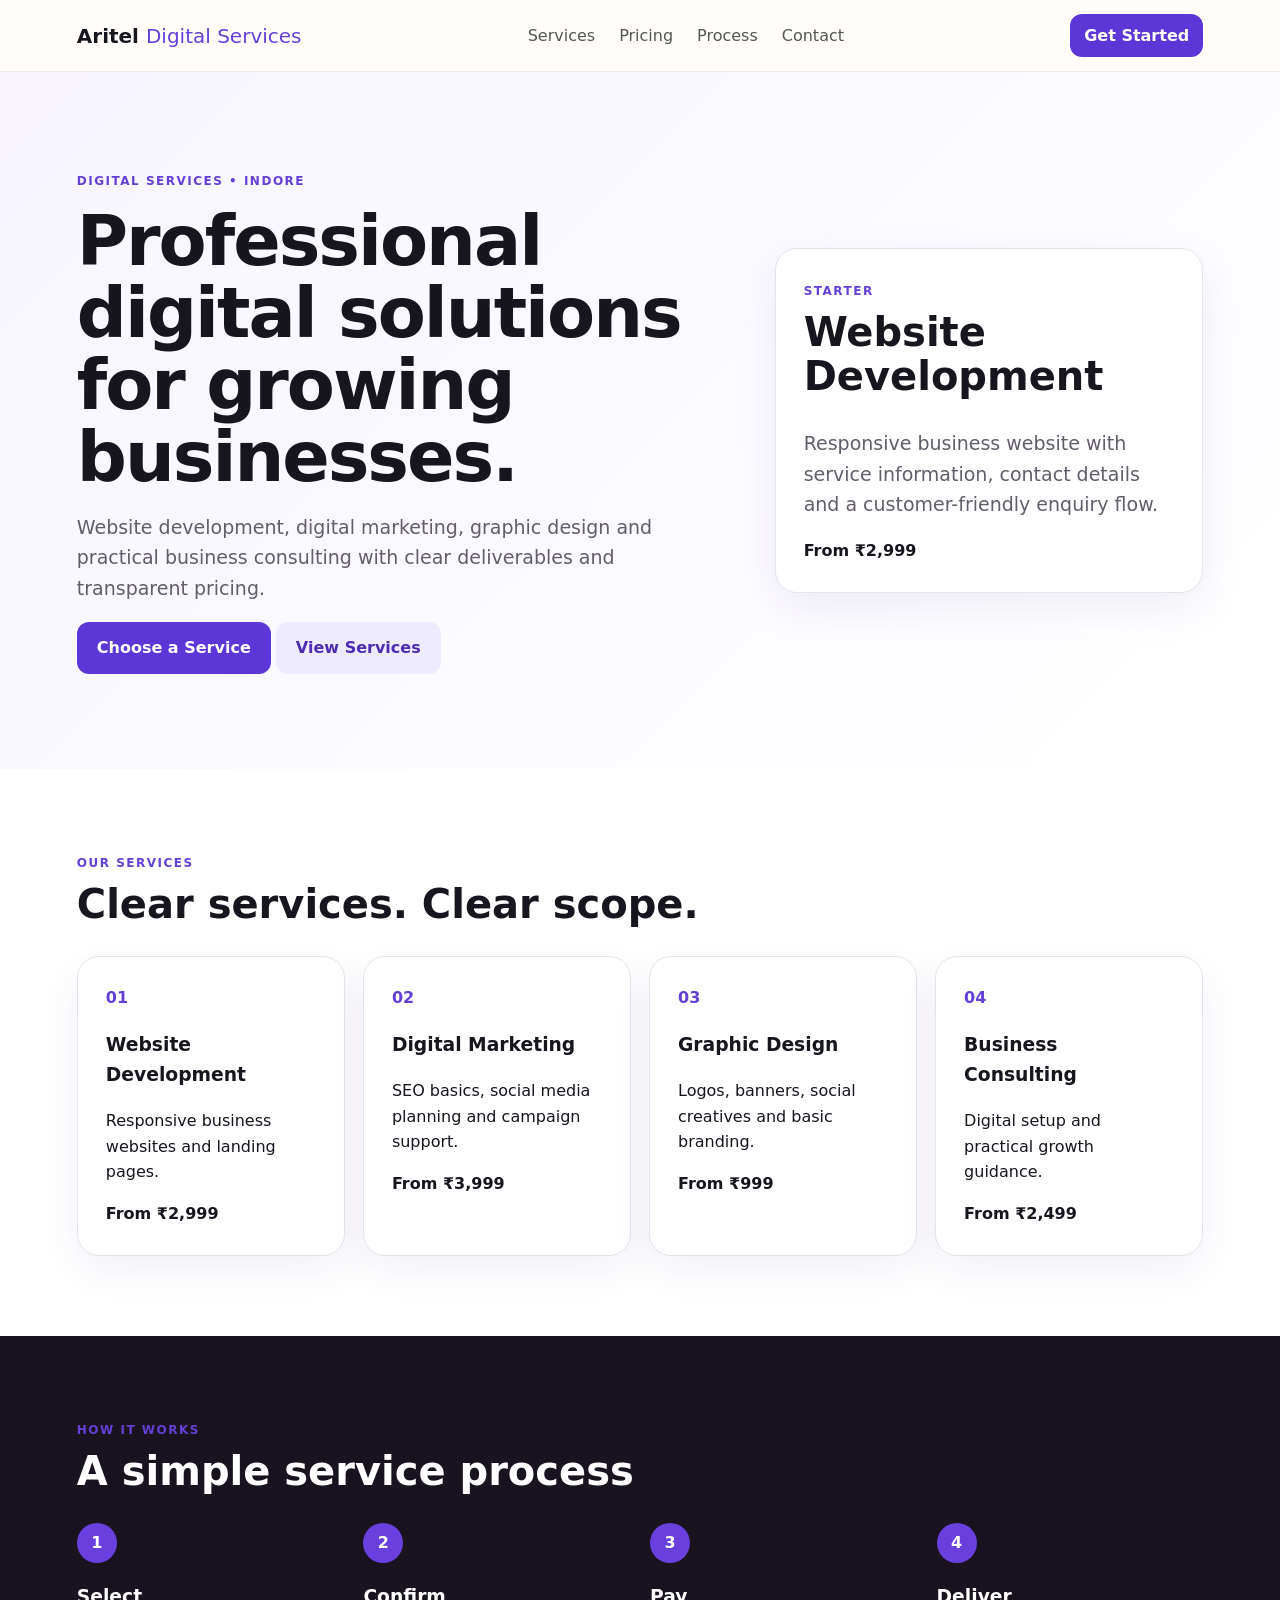
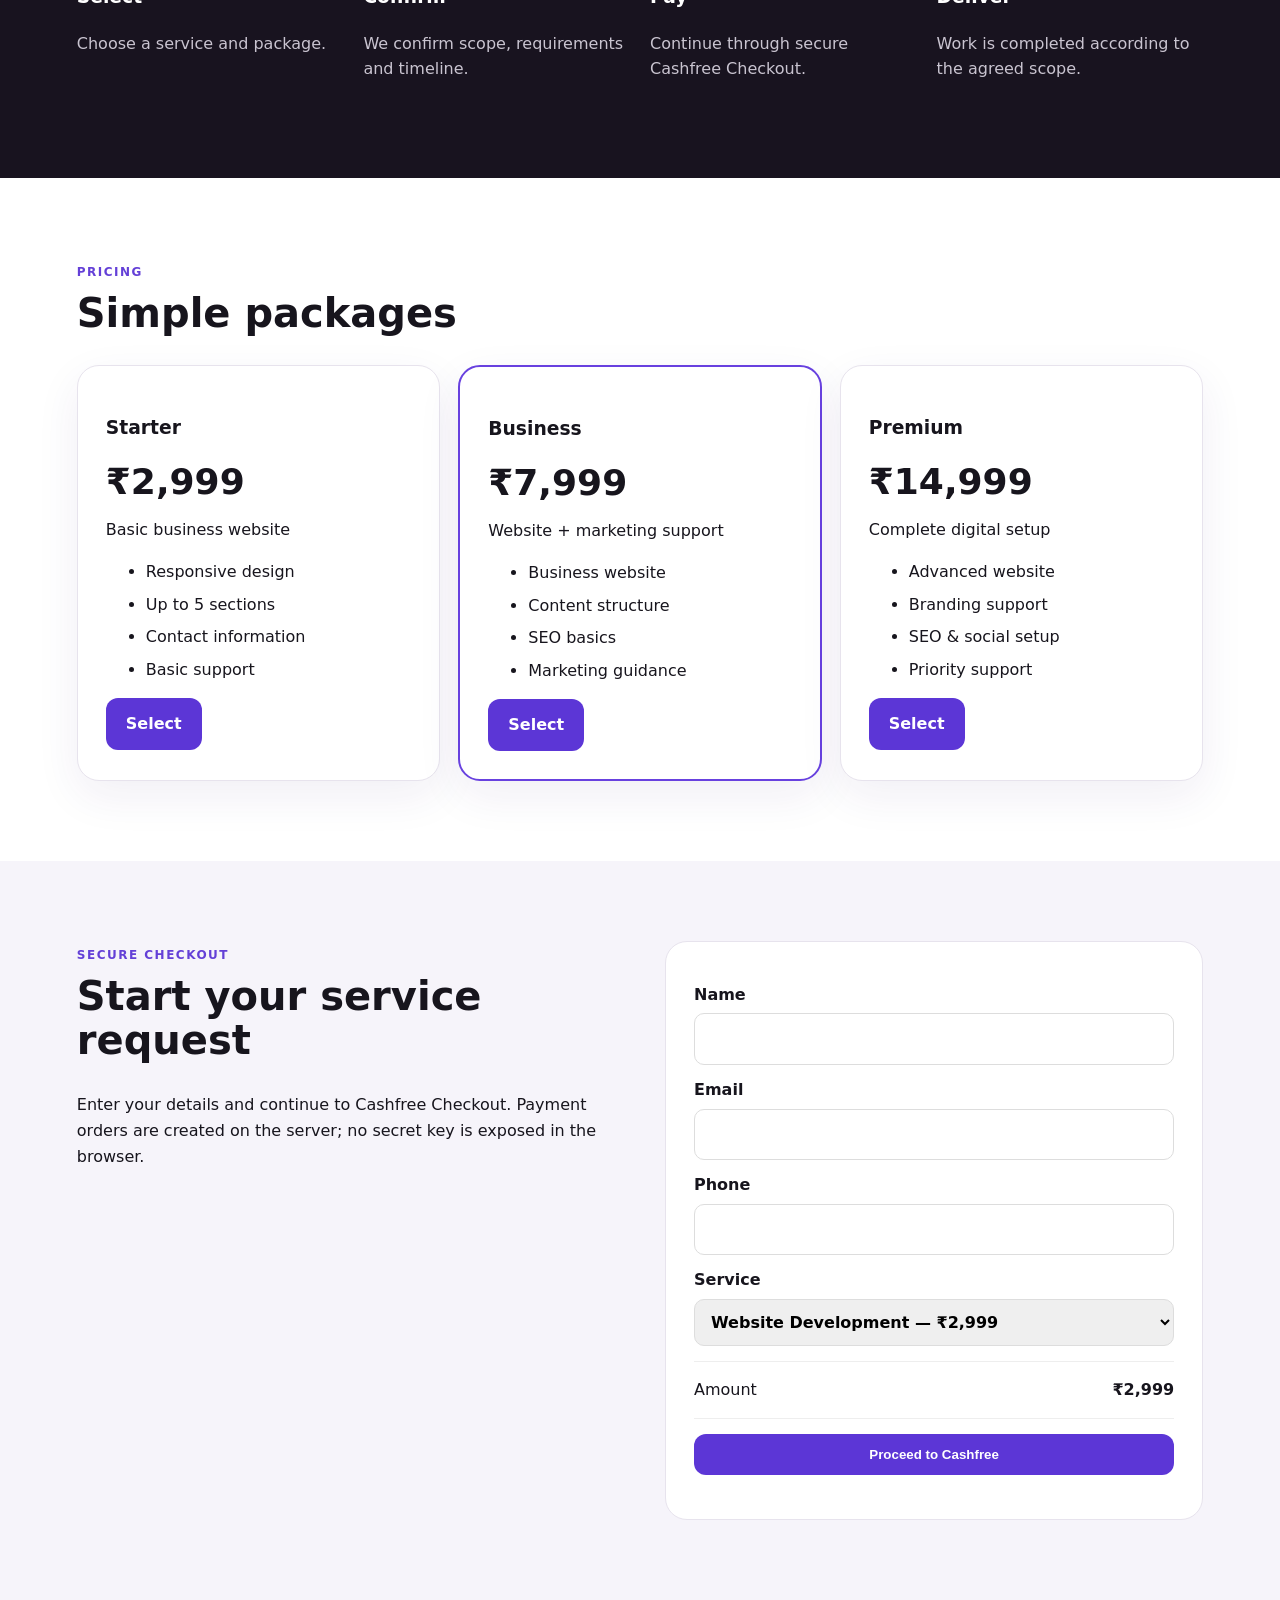
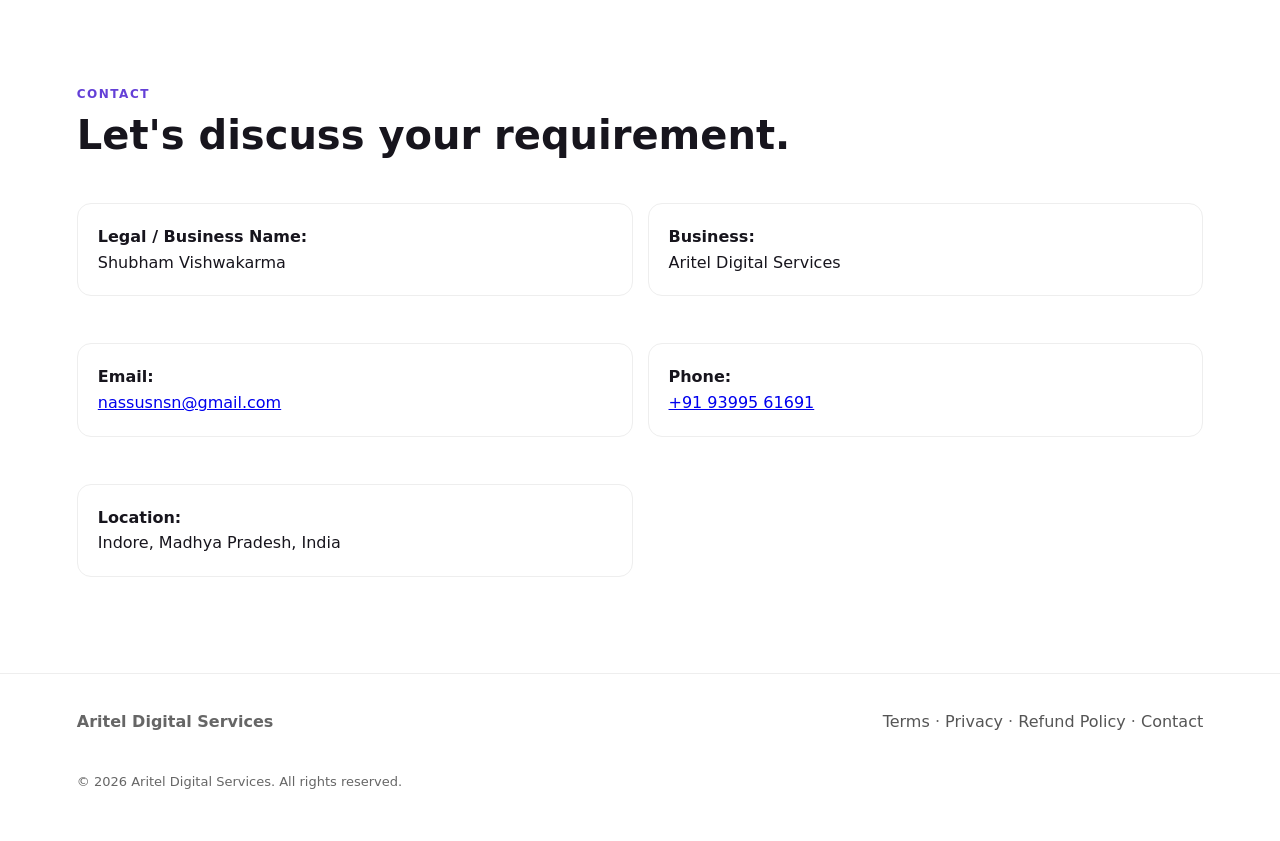
<file: index.html>
<!doctype html><html lang="en"><head>
<meta charset="utf-8"><meta name="viewport" content="width=device-width,initial-scale=1">
<title>Aritel Digital Services | Digital Solutions</title>
<meta name="description" content="Website development, digital marketing, graphic design and business consulting.">
<link rel="stylesheet" href="/styles.css"></head><body>
<header><a class="logo" href="/">Aritel <span>Digital Services</span></a>
<nav><a href="#services">Services</a><a href="#pricing">Pricing</a><a href="#process">Process</a><a href="#contact">Contact</a></nav>
<a class="btn small" href="#checkout">Get Started</a></header>
<main>
<section class="hero"><div><small>DIGITAL SERVICES • INDORE</small><h1>Professional digital solutions for growing businesses.</h1>
<p>Website development, digital marketing, graphic design and practical business consulting with clear deliverables and transparent pricing.</p>
<a class="btn" href="#checkout">Choose a Service</a> <a class="btn light" href="#services">View Services</a></div>
<div class="heroBox"><b>STARTER</b><h2>Website Development</h2><p>Responsive business website with service information, contact details and a customer-friendly enquiry flow.</p><strong>From ₹2,999</strong></div></section>
<section id="services"><small>OUR SERVICES</small><h2>Clear services. Clear scope.</h2><div class="grid">
<article><b>01</b><h3>Website Development</h3><p>Responsive business websites and landing pages.</p><strong>From ₹2,999</strong></article>
<article><b>02</b><h3>Digital Marketing</h3><p>SEO basics, social media planning and campaign support.</p><strong>From ₹3,999</strong></article>
<article><b>03</b><h3>Graphic Design</h3><p>Logos, banners, social creatives and basic branding.</p><strong>From ₹999</strong></article>
<article><b>04</b><h3>Business Consulting</h3><p>Digital setup and practical growth guidance.</p><strong>From ₹2,499</strong></article></div></section>
<section id="process" class="dark"><small>HOW IT WORKS</small><h2>A simple service process</h2><div class="steps">
<div><b>1</b><h3>Select</h3><p>Choose a service and package.</p></div><div><b>2</b><h3>Confirm</h3><p>We confirm scope, requirements and timeline.</p></div><div><b>3</b><h3>Pay</h3><p>Continue through secure Cashfree Checkout.</p></div><div><b>4</b><h3>Deliver</h3><p>Work is completed according to the agreed scope.</p></div></div></section>
<section id="pricing"><small>PRICING</small><h2>Simple packages</h2><div class="grid prices">
<article><h3>Starter</h3><h2>₹2,999</h2><p>Basic business website</p><ul><li>Responsive design</li><li>Up to 5 sections</li><li>Contact information</li><li>Basic support</li></ul><a class="btn" href="#checkout" data-service="Website Development">Select</a></article>
<article class="featured"><h3>Business</h3><h2>₹7,999</h2><p>Website + marketing support</p><ul><li>Business website</li><li>Content structure</li><li>SEO basics</li><li>Marketing guidance</li></ul><a class="btn" href="#checkout" data-service="Business Package">Select</a></article>
<article><h3>Premium</h3><h2>₹14,999</h2><p>Complete digital setup</p><ul><li>Advanced website</li><li>Branding support</li><li>SEO & social setup</li><li>Priority support</li></ul><a class="btn" href="#checkout" data-service="Premium Package">Select</a></article></div></section>
<section id="checkout" class="checkout"><div><small>SECURE CHECKOUT</small><h2>Start your service request</h2><p>Enter your details and continue to Cashfree Checkout. Payment orders are created on the server; no secret key is exposed in the browser.</p></div>
<form id="payForm"><label>Name<input id="name" required></label><label>Email<input id="email" type="email" required></label><label>Phone<input id="phone" inputmode="tel" pattern="[0-9]{10}" required></label>
<label>Service<select id="service"><option value="Website Development" data-amount="2999">Website Development — ₹2,999</option><option value="Digital Marketing" data-amount="3999">Digital Marketing — ₹3,999</option><option value="Graphic Design" data-amount="999">Graphic Design — ₹999</option><option value="Business Consulting" data-amount="2499">Business Consulting — ₹2,499</option><option value="Business Package" data-amount="7999">Business Package — ₹7,999</option><option value="Premium Package" data-amount="14999">Premium Package — ₹14,999</option></select></label>
<div class="total">Amount <b id="amount">₹2,999</b></div><button class="btn full">Proceed to Cashfree</button><p id="msg"></p></form></section>
<section id="contact"><small>CONTACT</small><h2>Let's discuss your requirement.</h2><div class="contact"><p><b>Legal / Business Name:</b><br>Shubham Vishwakarma</p><p><b>Business:</b><br>Aritel Digital Services</p><p><b>Email:</b><br><a href="mailto:nassusnsn@gmail.com">nassusnsn@gmail.com</a></p><p><b>Phone:</b><br><a href="tel:+919399561691">+91 93995 61691</a></p><p><b>Location:</b><br>Indore, Madhya Pradesh, India</p></div></section>
</main><footer><b>Aritel Digital Services</b><div><a href="/terms.html">Terms</a> · <a href="/privacy.html">Privacy</a> · <a href="/refund.html">Refund Policy</a> · <a href="/contact.html">Contact</a></div><p>© 2026 Aritel Digital Services. All rights reserved.</p></footer>
<script src="https://sdk.cashfree.com/js/v3/cashfree.js"></script><script src="/app.js"></script></body></html>
</file>
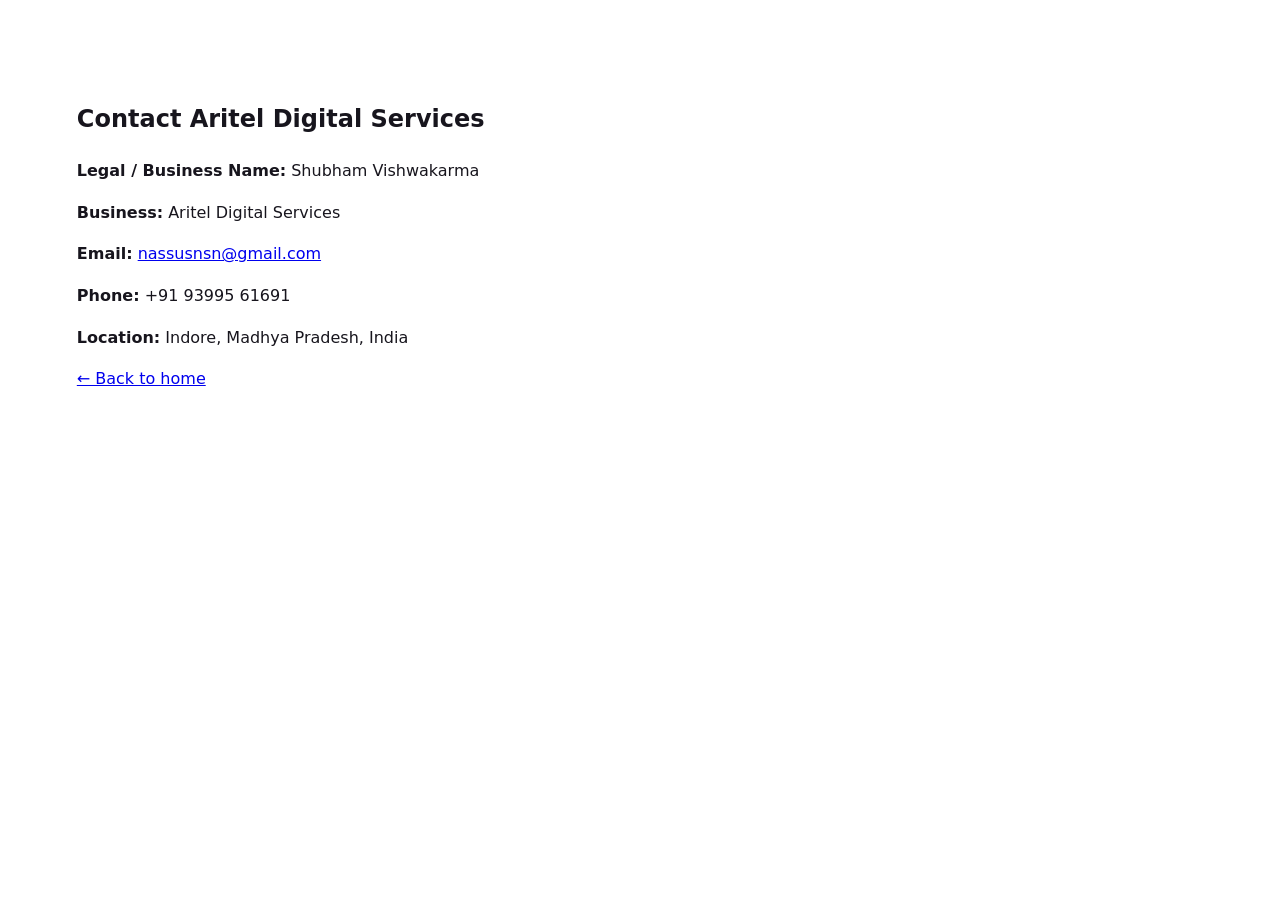
<file: contact.html>
<!doctype html><html><head><meta name='viewport' content='width=device-width,initial-scale=1'><title>Contact | Aritel Digital Services</title><link rel='stylesheet' href='/styles.css'></head><body><section><h1>Contact Aritel Digital Services</h1><p><b>Legal / Business Name:</b> Shubham Vishwakarma</p><p><b>Business:</b> Aritel Digital Services</p><p><b>Email:</b> <a href='mailto:nassusnsn@gmail.com'>nassusnsn@gmail.com</a></p><p><b>Phone:</b> +91 93995 61691</p><p><b>Location:</b> Indore, Madhya Pradesh, India</p><p><a href='/'>← Back to home</a></p></section></body></html>
</file>
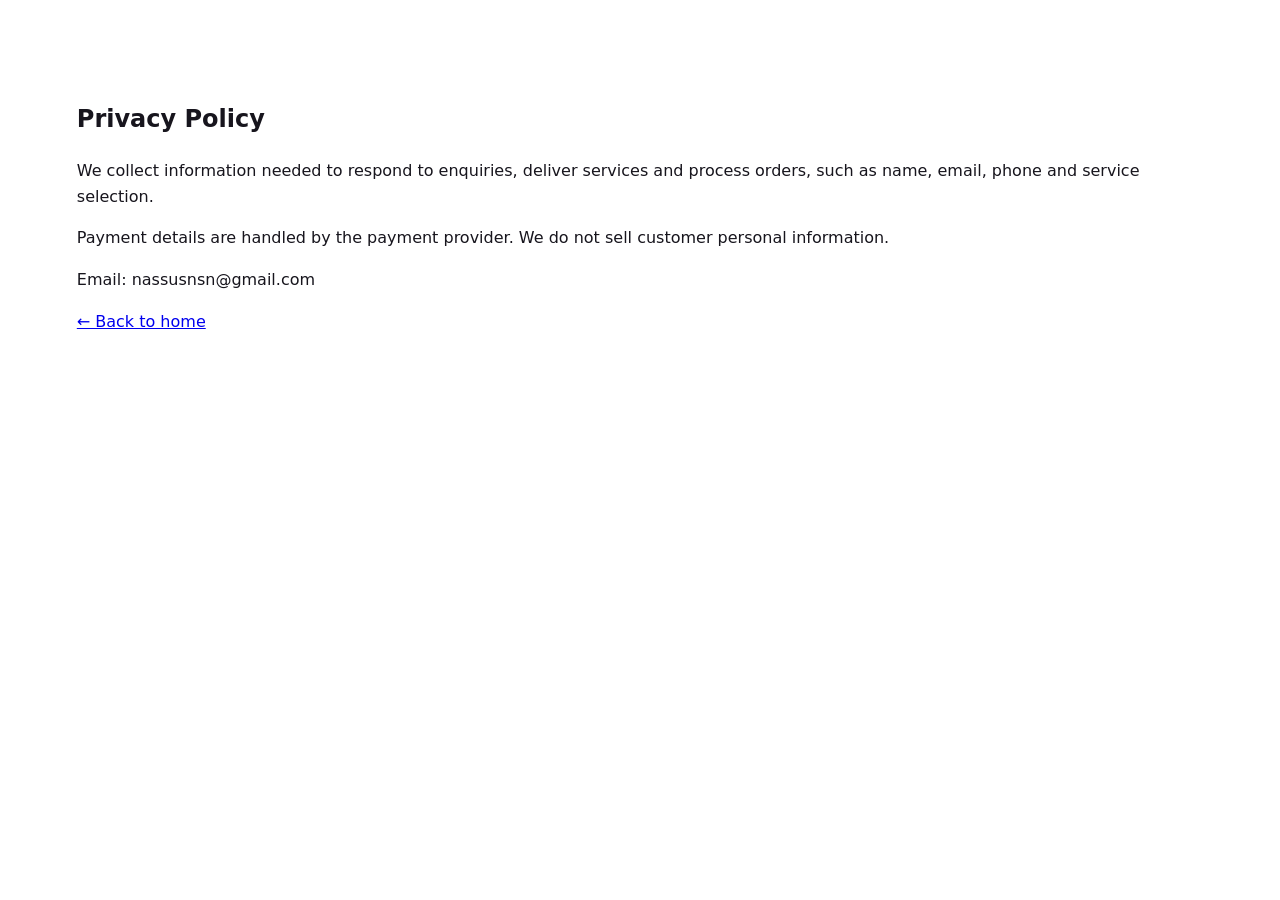
<file: privacy.html>
<!doctype html><html><head><meta name='viewport' content='width=device-width,initial-scale=1'><title>Privacy | Aritel Digital Services</title><link rel='stylesheet' href='/styles.css'></head><body><section><h1>Privacy Policy</h1><p>We collect information needed to respond to enquiries, deliver services and process orders, such as name, email, phone and service selection.</p><p>Payment details are handled by the payment provider. We do not sell customer personal information.</p><p>Email: nassusnsn@gmail.com</p><p><a href='/'>← Back to home</a></p></section></body></html>
</file>
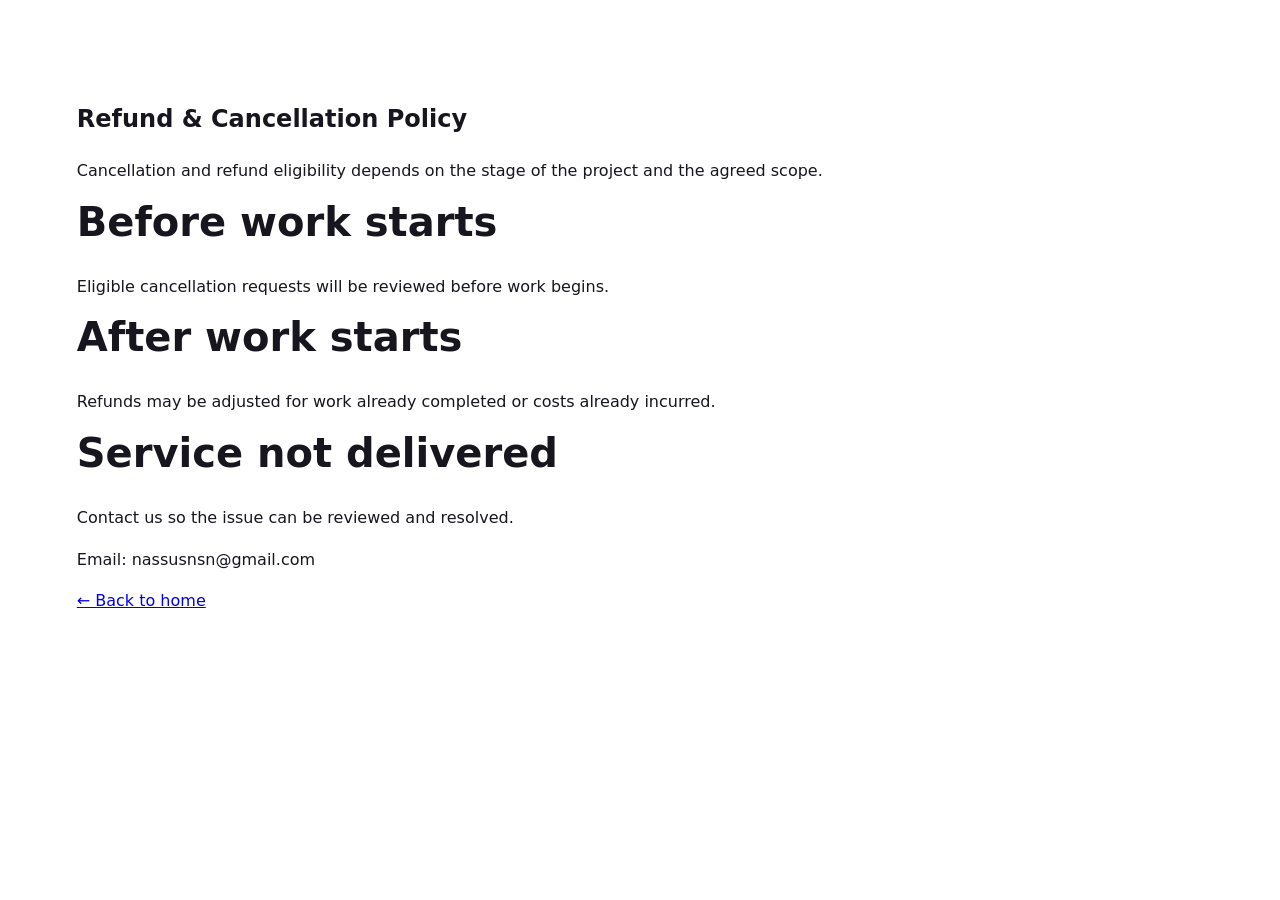
<file: refund.html>
<!doctype html><html><head><meta name='viewport' content='width=device-width,initial-scale=1'><title>Refund | Aritel Digital Services</title><link rel='stylesheet' href='/styles.css'></head><body><section><h1>Refund & Cancellation Policy</h1><p>Cancellation and refund eligibility depends on the stage of the project and the agreed scope.</p><h2>Before work starts</h2><p>Eligible cancellation requests will be reviewed before work begins.</p><h2>After work starts</h2><p>Refunds may be adjusted for work already completed or costs already incurred.</p><h2>Service not delivered</h2><p>Contact us so the issue can be reviewed and resolved.</p><p>Email: nassusnsn@gmail.com</p><p><a href='/'>← Back to home</a></p></section></body></html>
</file>
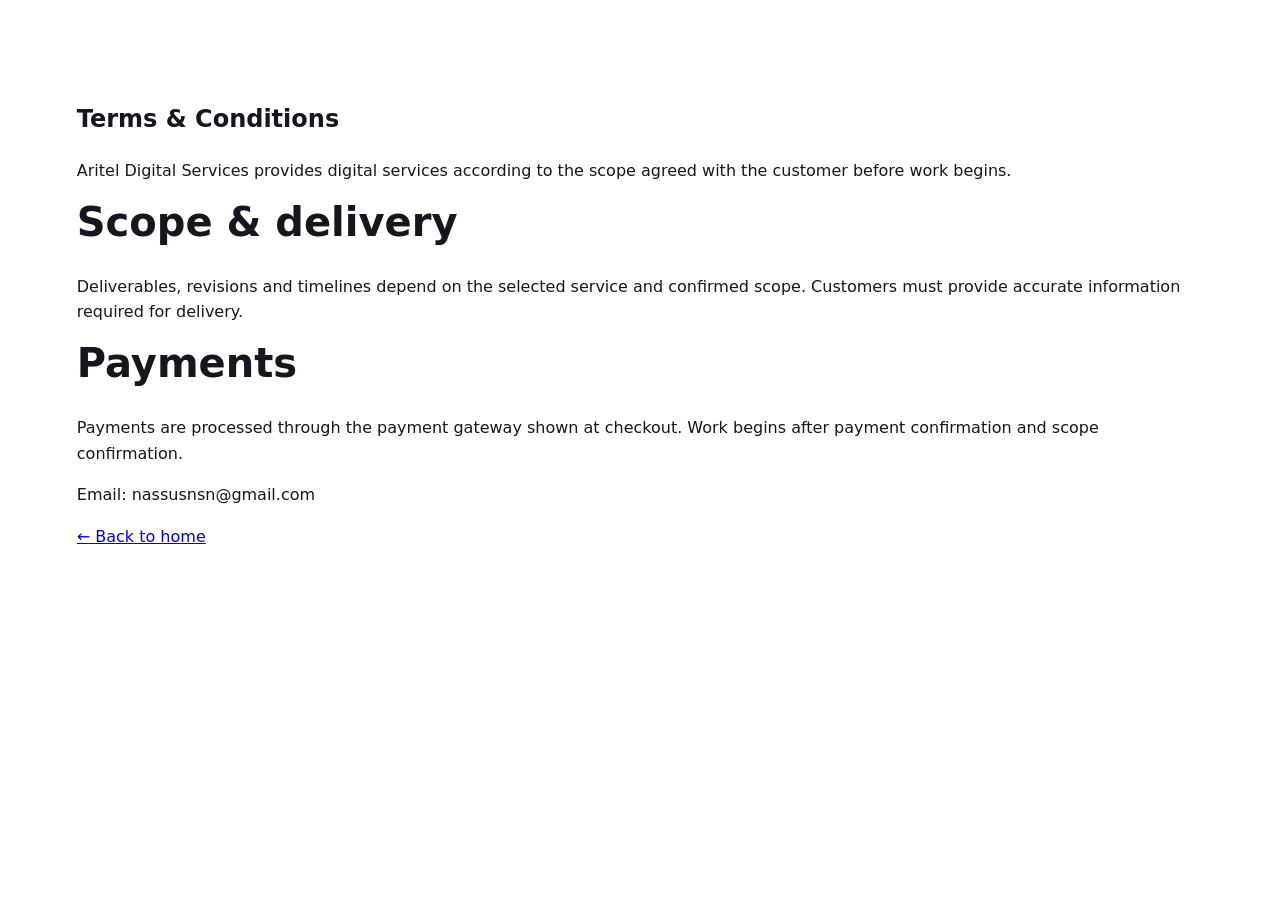
<file: terms.html>
<!doctype html><html><head><meta name='viewport' content='width=device-width,initial-scale=1'><title>Terms | Aritel Digital Services</title><link rel='stylesheet' href='/styles.css'></head><body><section><h1>Terms & Conditions</h1><p>Aritel Digital Services provides digital services according to the scope agreed with the customer before work begins.</p><h2>Scope & delivery</h2><p>Deliverables, revisions and timelines depend on the selected service and confirmed scope. Customers must provide accurate information required for delivery.</p><h2>Payments</h2><p>Payments are processed through the payment gateway shown at checkout. Work begins after payment confirmation and scope confirmation.</p><p>Email: nassusnsn@gmail.com</p><p><a href='/'>← Back to home</a></p></section></body></html>
</file>
<file: styles.css>
*{box-sizing:border-box}html{scroll-behavior:smooth}body{margin:0;font-family:Inter,system-ui,Arial;color:#17151d;line-height:1.6}header{height:72px;display:flex;align-items:center;justify-content:space-between;padding:0 6%;position:sticky;top:0;background:#fffefbf2;backdrop-filter:blur(12px);border-bottom:1px solid #eee;z-index:5}.logo{font-weight:900;font-size:20px;text-decoration:none;color:#17151d}.logo span{color:#6540d9;font-weight:500}nav{display:flex;gap:24px}nav a,footer a{color:#555;text-decoration:none}.btn{display:inline-block;border:0;border-radius:12px;background:#5c36d6;color:#fff;padding:13px 20px;font-weight:800;text-decoration:none;cursor:pointer}.btn.small{padding:9px 14px}.btn.light{background:#eeeaff;color:#4e2db4}.hero{padding:95px 6%;display:grid;grid-template-columns:1.2fr .8fr;gap:55px;background:linear-gradient(135deg,#f7f4ff,#fff);align-items:center}.hero h1{font-size:clamp(42px,6vw,70px);line-height:1.03;letter-spacing:-2px;margin:12px 0}.hero p{font-size:19px;color:#625d69;max-width:700px}.heroBox,article,form{border:1px solid #e7e3ed;border-radius:22px;padding:28px;background:#fff;box-shadow:0 15px 45px #39207812}.heroBox b,small{color:#6440d7;font-weight:900;letter-spacing:1.5px;font-size:12px}section{padding:80px 6%}section h2{font-size:40px;line-height:1.1;margin:8px 0 30px}.grid{display:grid;grid-template-columns:repeat(4,1fr);gap:18px}.grid article{min-height:230px}.grid article>b{color:#6440d7}.prices{grid-template-columns:repeat(3,1fr)}.featured{border:2px solid #6841df}.prices h2{margin:5px 0;font-size:36px}.prices li{margin:7px 0}.dark{background:#18131f;color:#fff}.dark p{color:#c9c4d0}.steps{display:grid;grid-template-columns:repeat(4,1fr);gap:20px}.steps b{display:grid;place-items:center;width:40px;height:40px;background:#6940dd;border-radius:50%}.checkout{background:#f6f4fa;display:grid;grid-template-columns:1fr 1fr;gap:50px}.checkout form{box-shadow:none}.checkout label{display:block;font-weight:700;margin:12px 0}.checkout input,.checkout select{width:100%;padding:12px;border:1px solid #ddd;border-radius:10px;margin-top:6px;font:inherit}.total{display:flex;justify-content:space-between;padding:15px 0;border-top:1px solid #eee;border-bottom:1px solid #eee;margin:15px 0}.full{width:100%}.contact{display:grid;grid-template-columns:repeat(2,1fr);gap:15px}.contact p{padding:20px;border:1px solid #eee;border-radius:14px}footer{padding:35px 6%;border-top:1px solid #eee;display:flex;gap:25px;flex-wrap:wrap;justify-content:space-between;color:#666}footer p{width:100%;font-size:13px}@media(max-width:850px){nav{display:none}.hero,.checkout{grid-template-columns:1fr}.grid,.prices,.steps{grid-template-columns:1fr 1fr}}@media(max-width:550px){.grid,.prices,.steps,.contact{grid-template-columns:1fr}.hero{padding:65px 5%}.hero h1{font-size:46px}section{padding:60px 5%}}
</file>
